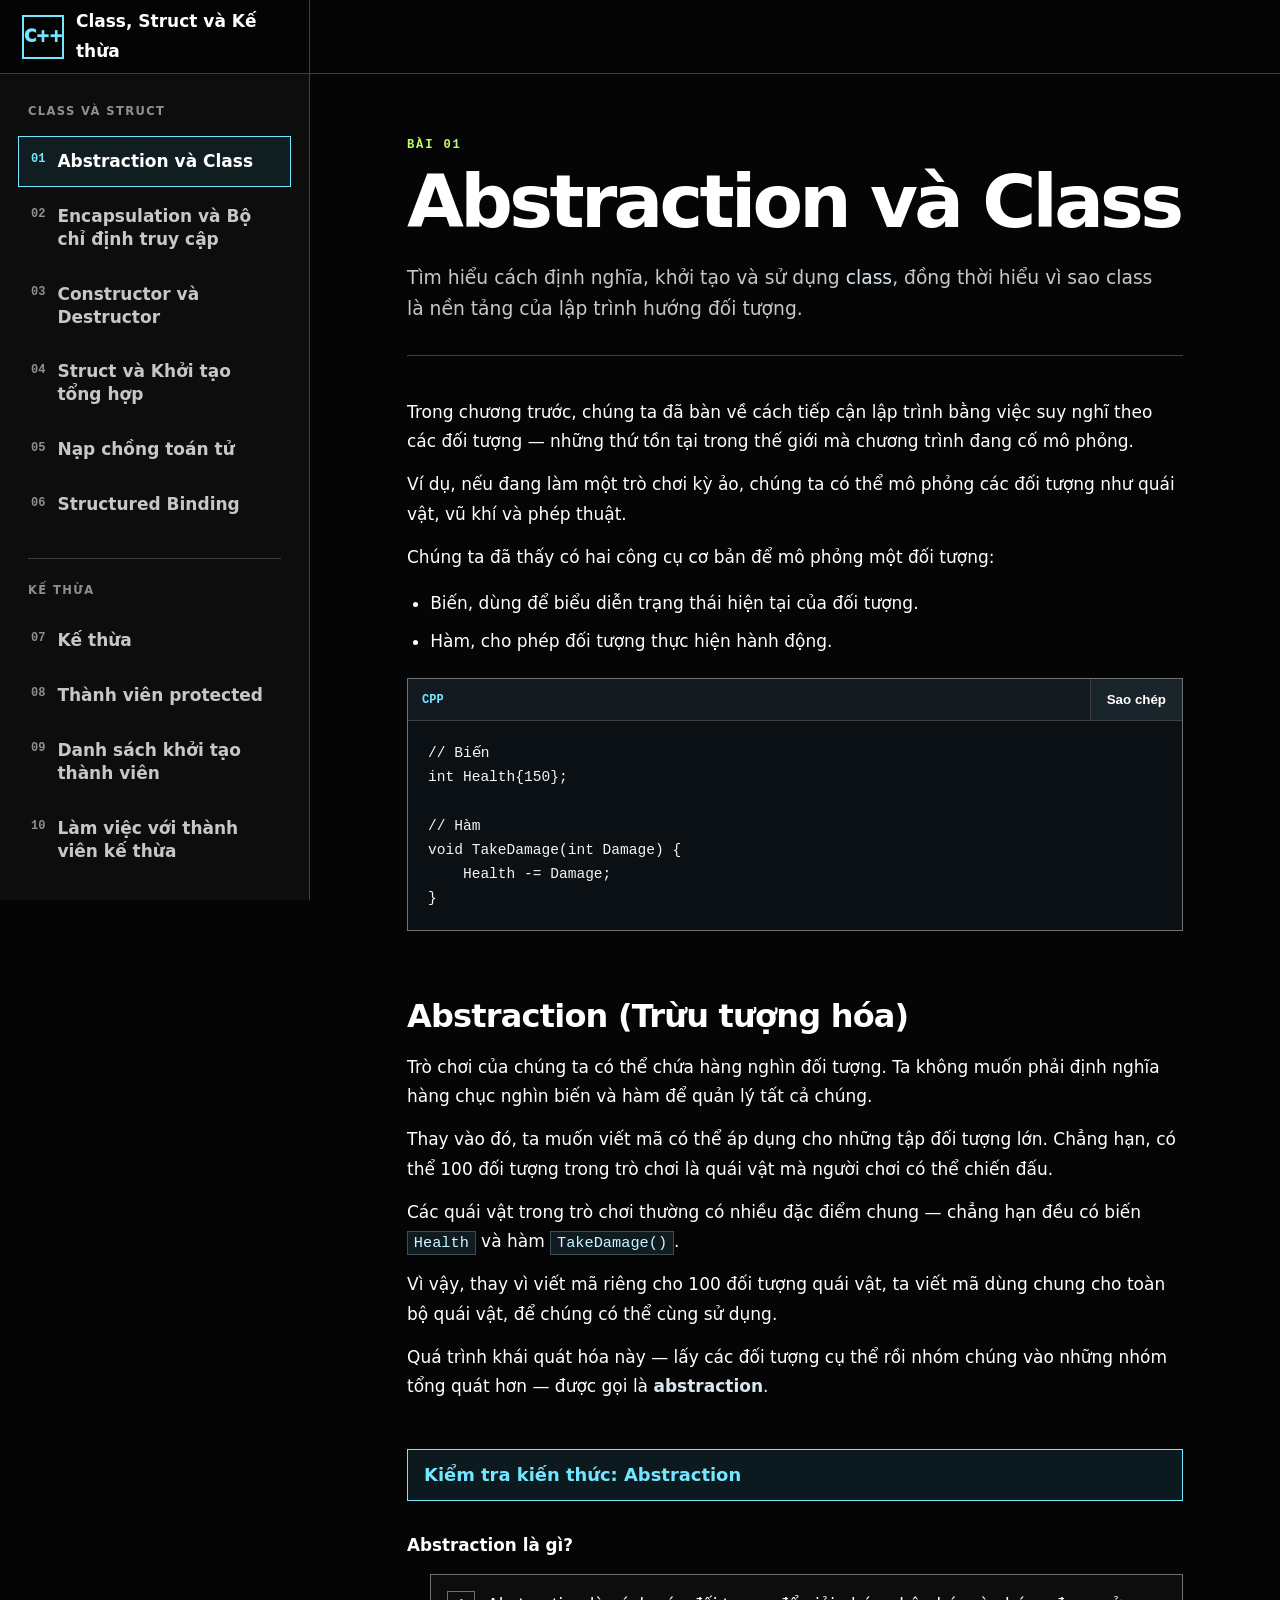
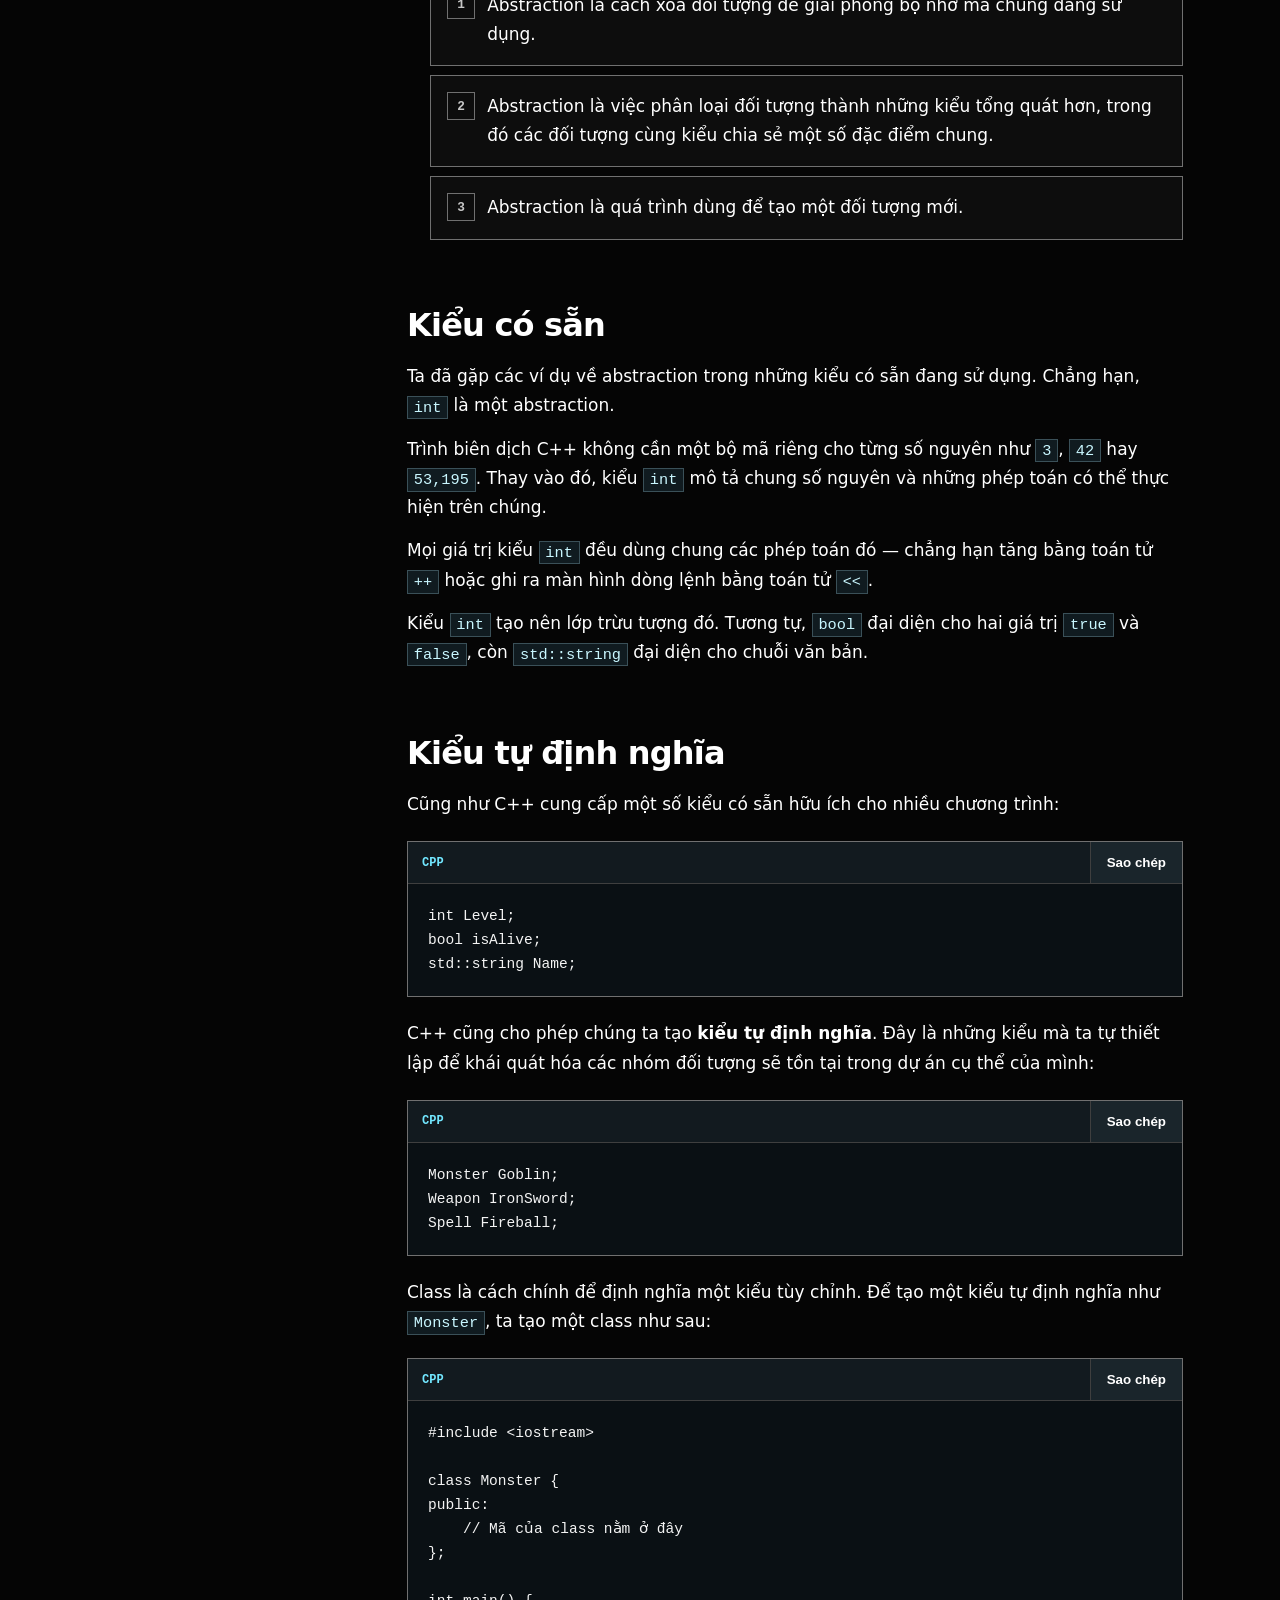
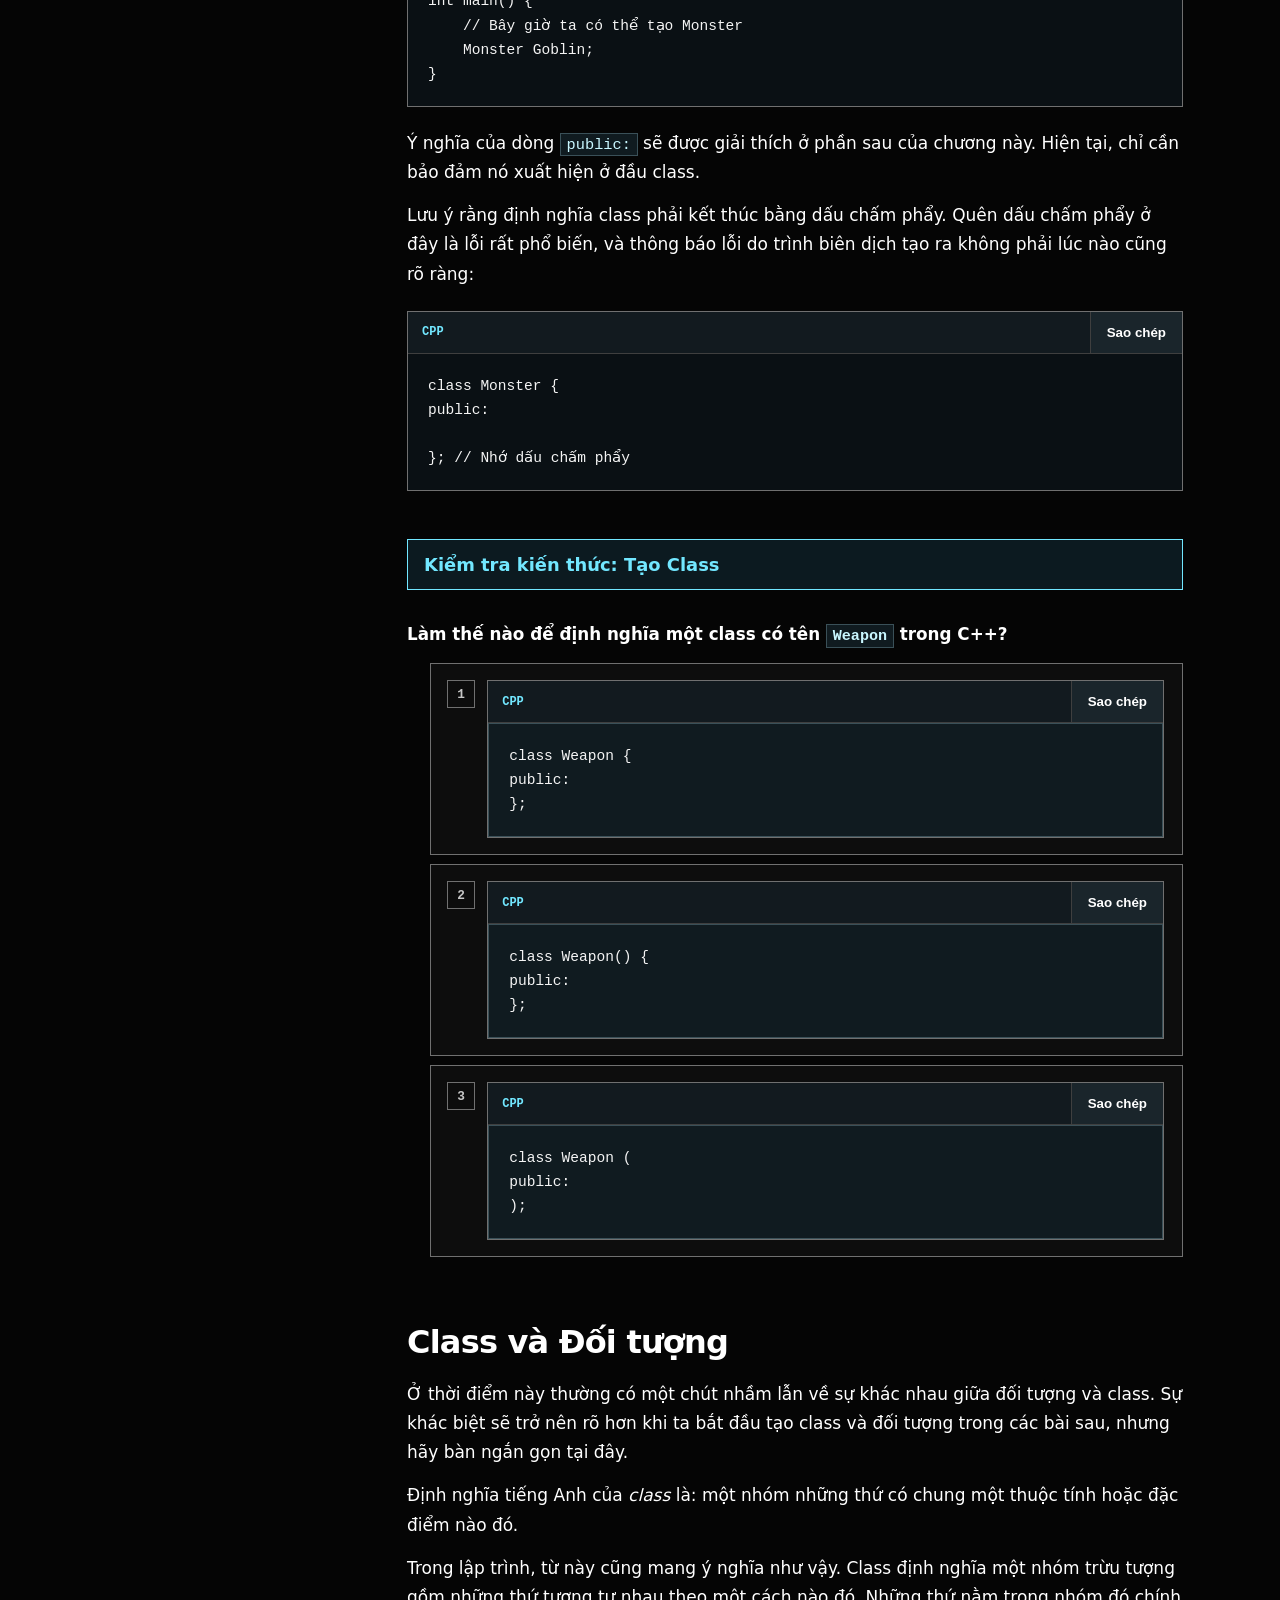
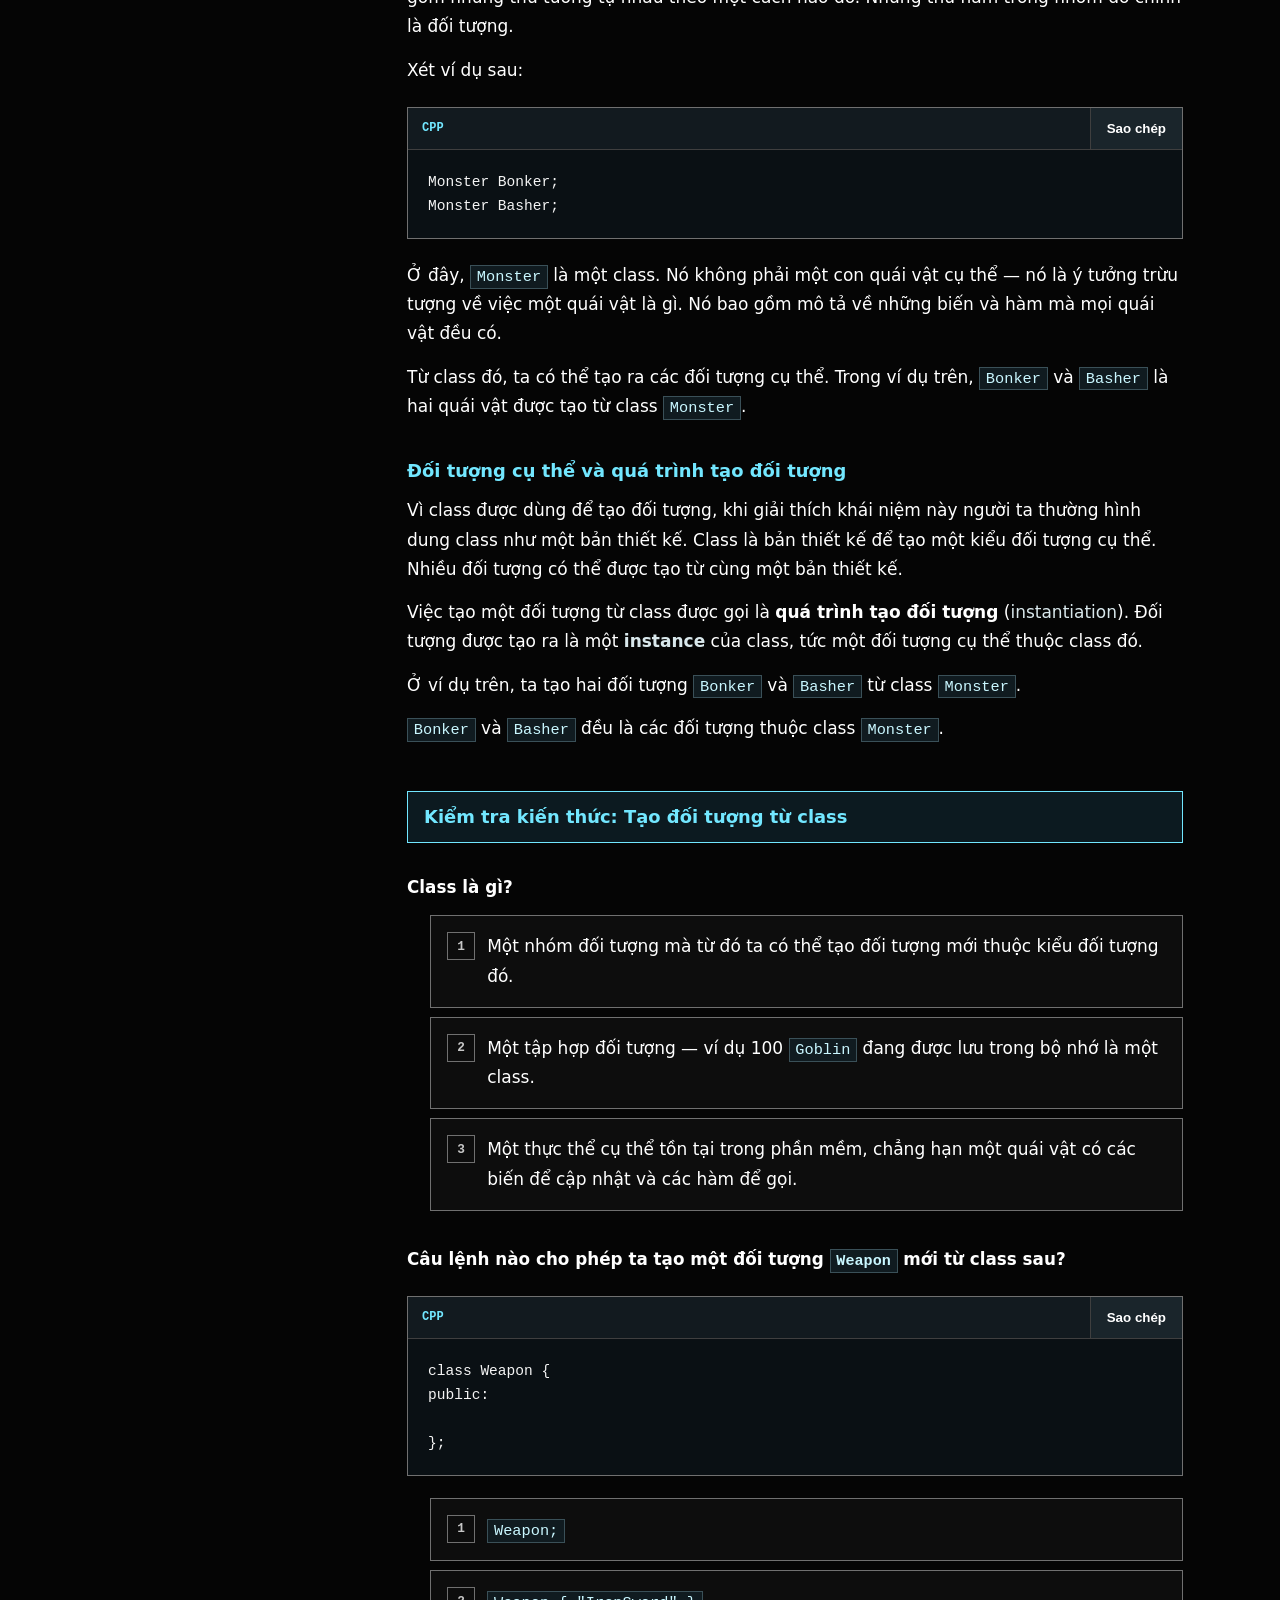
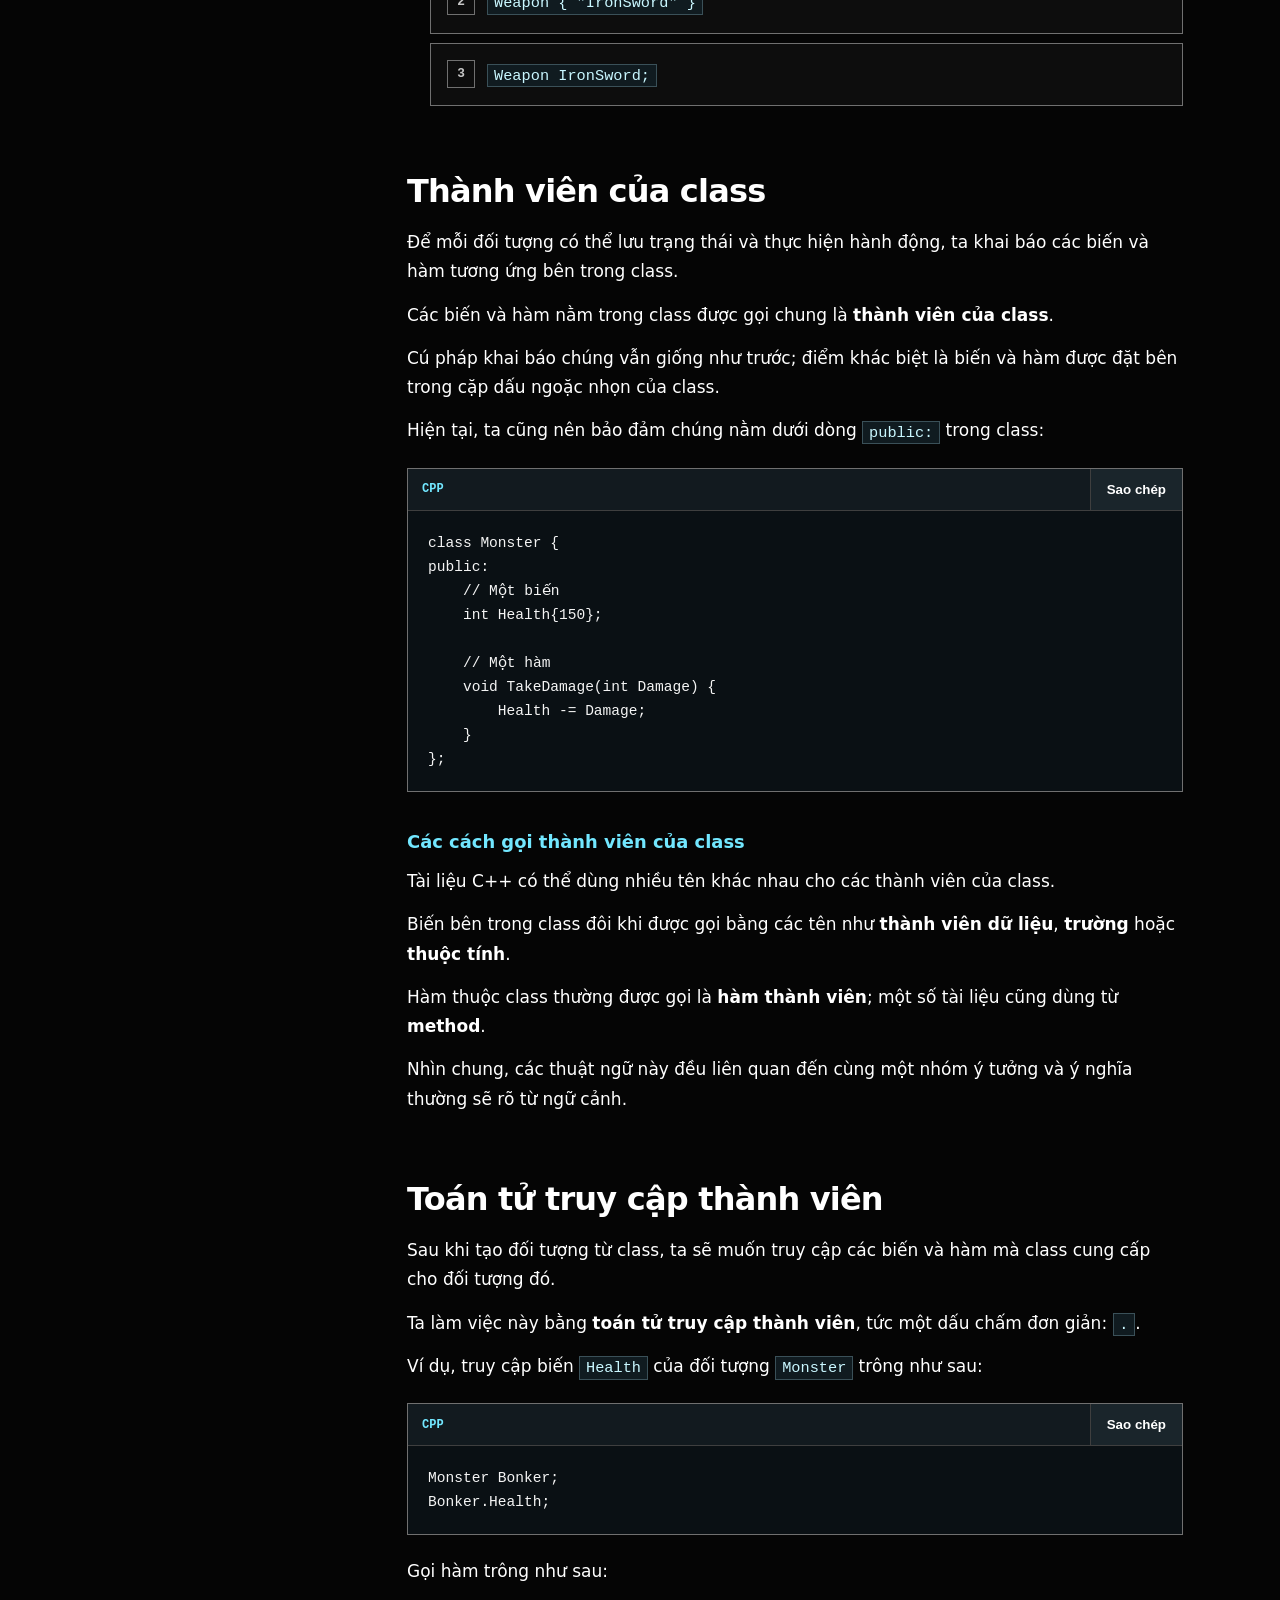
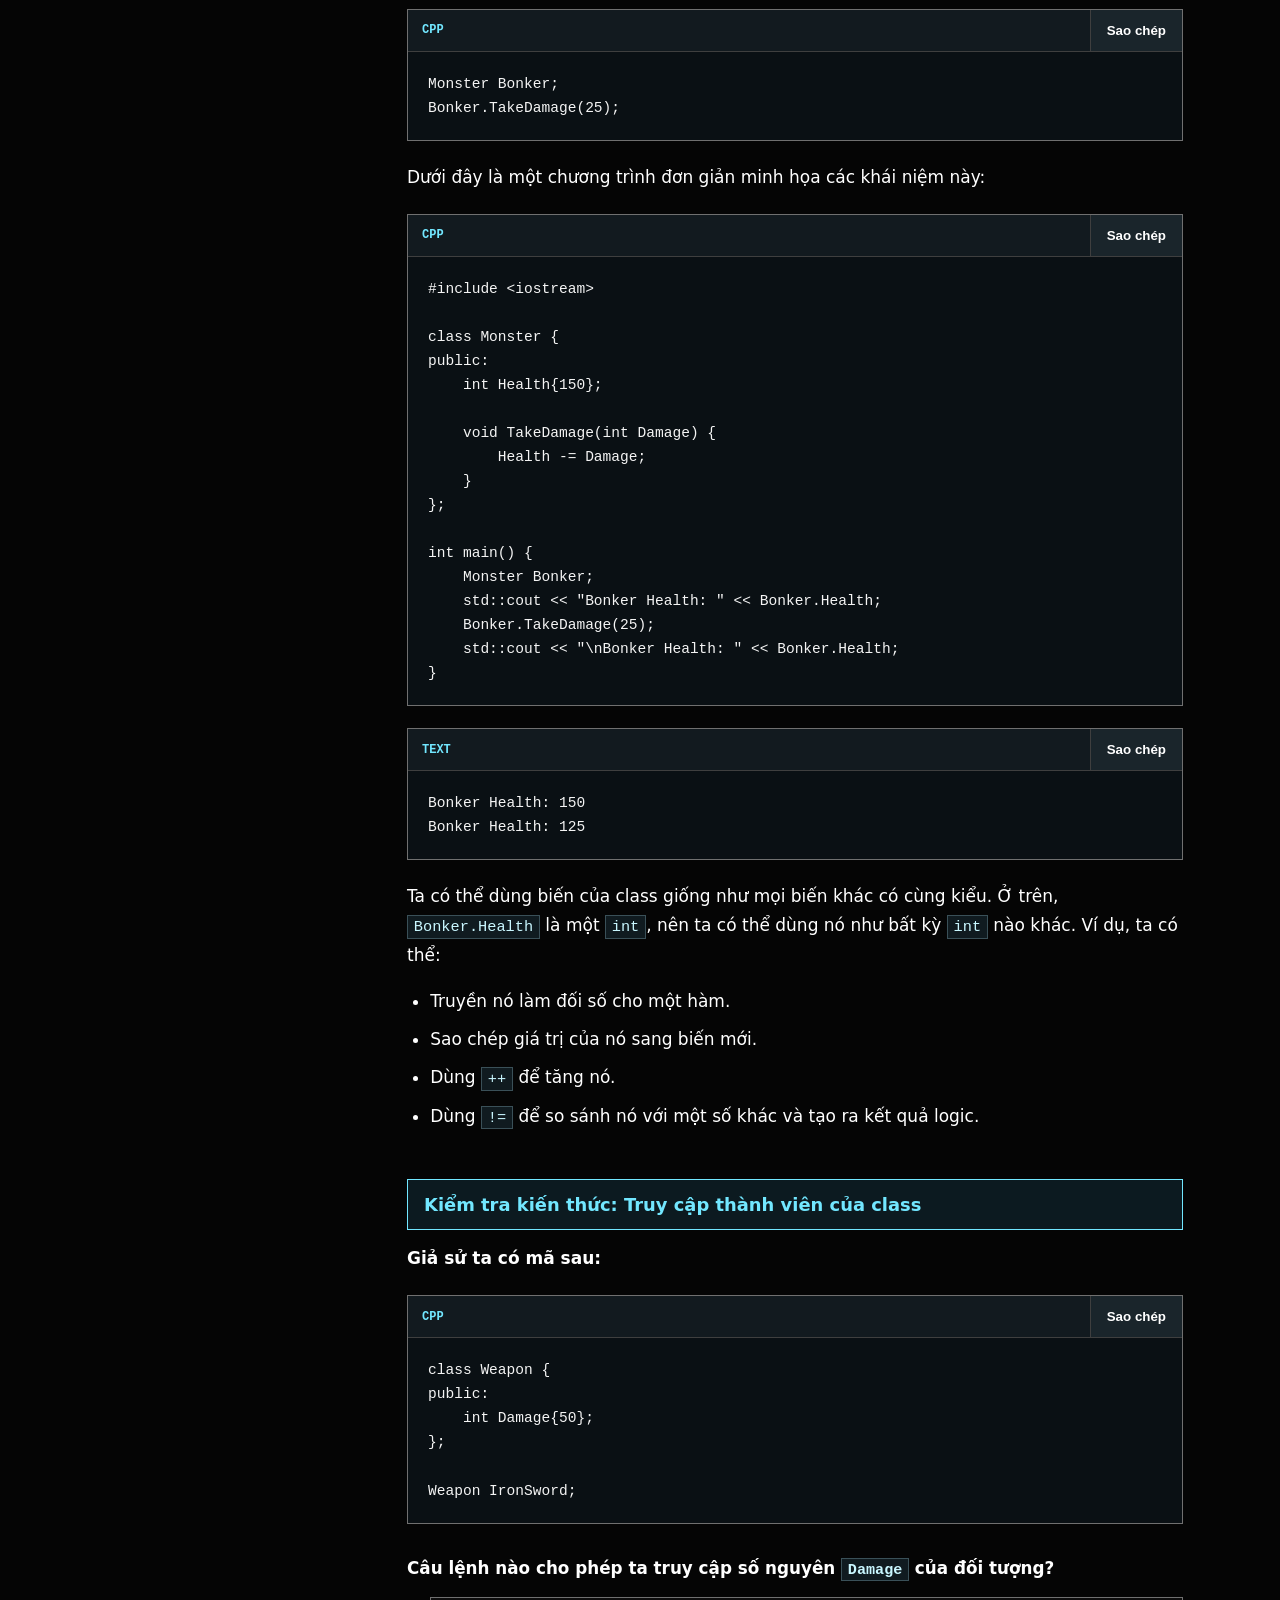
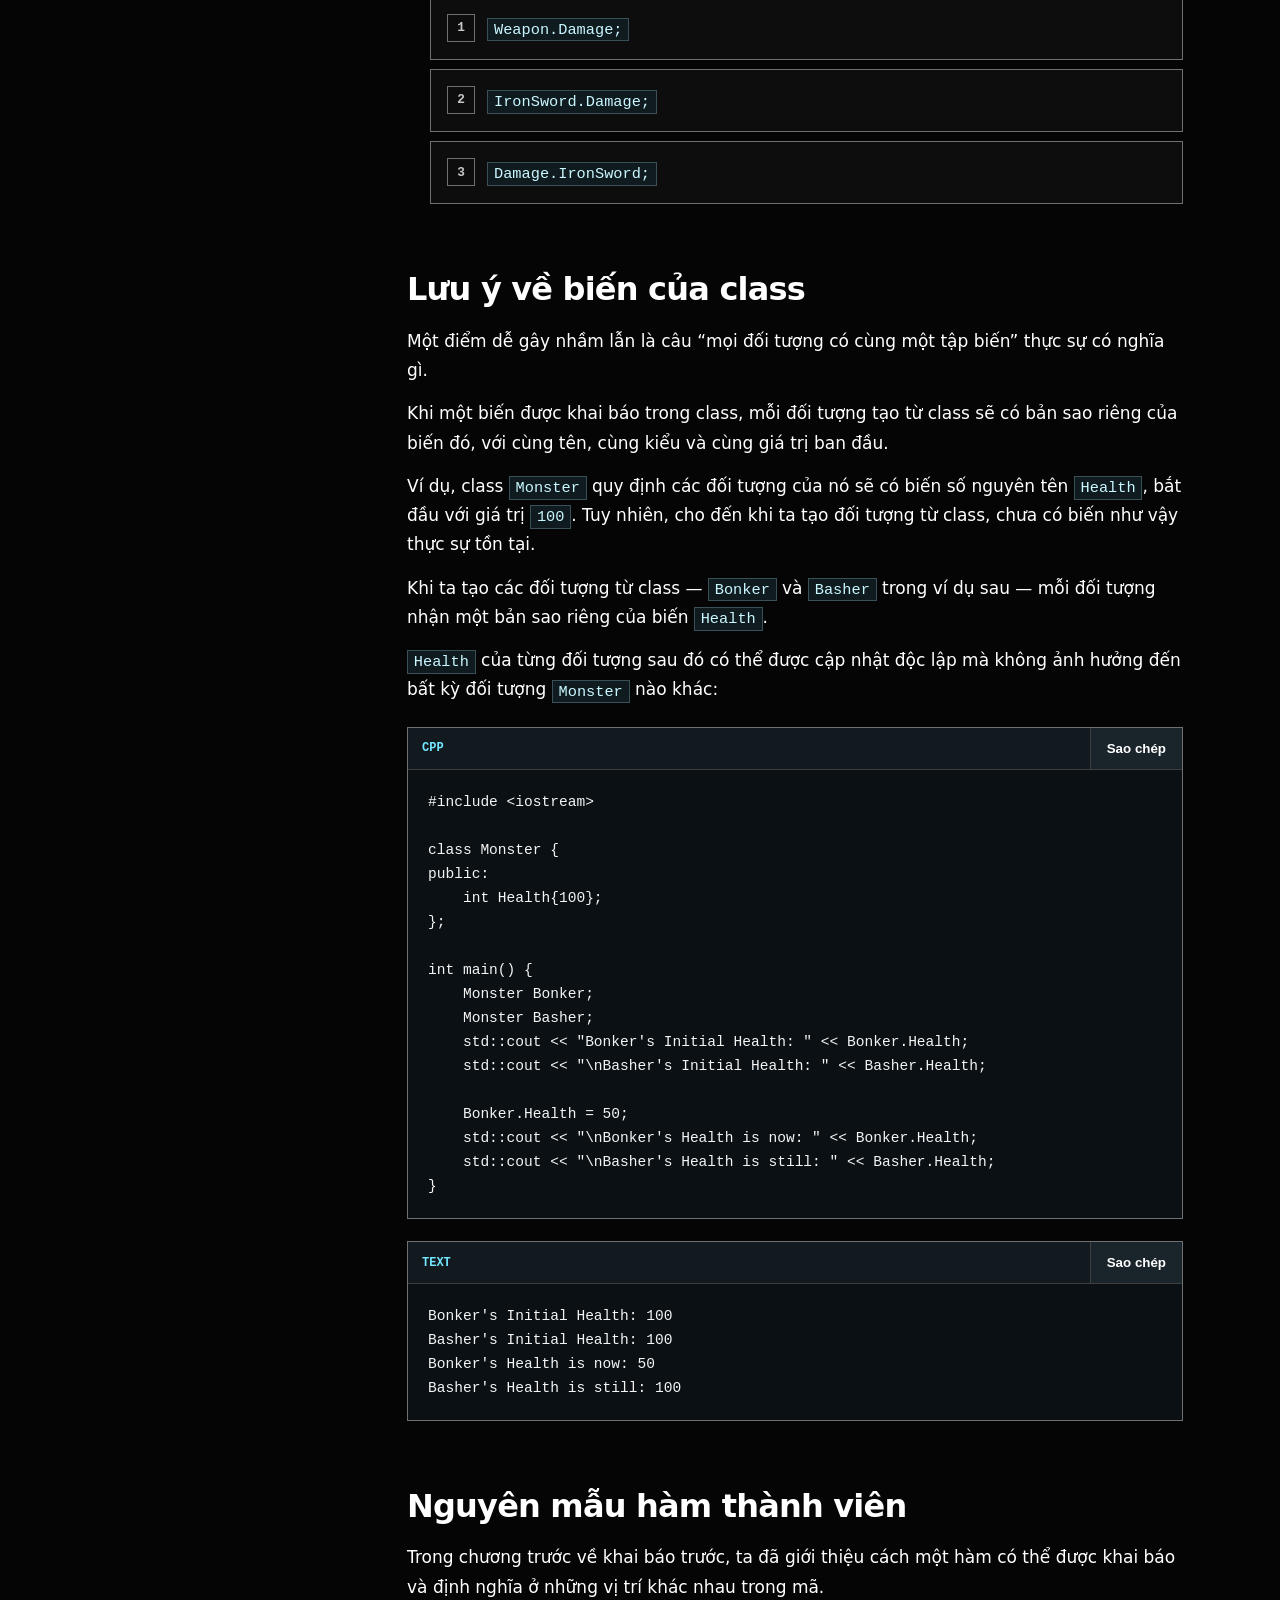
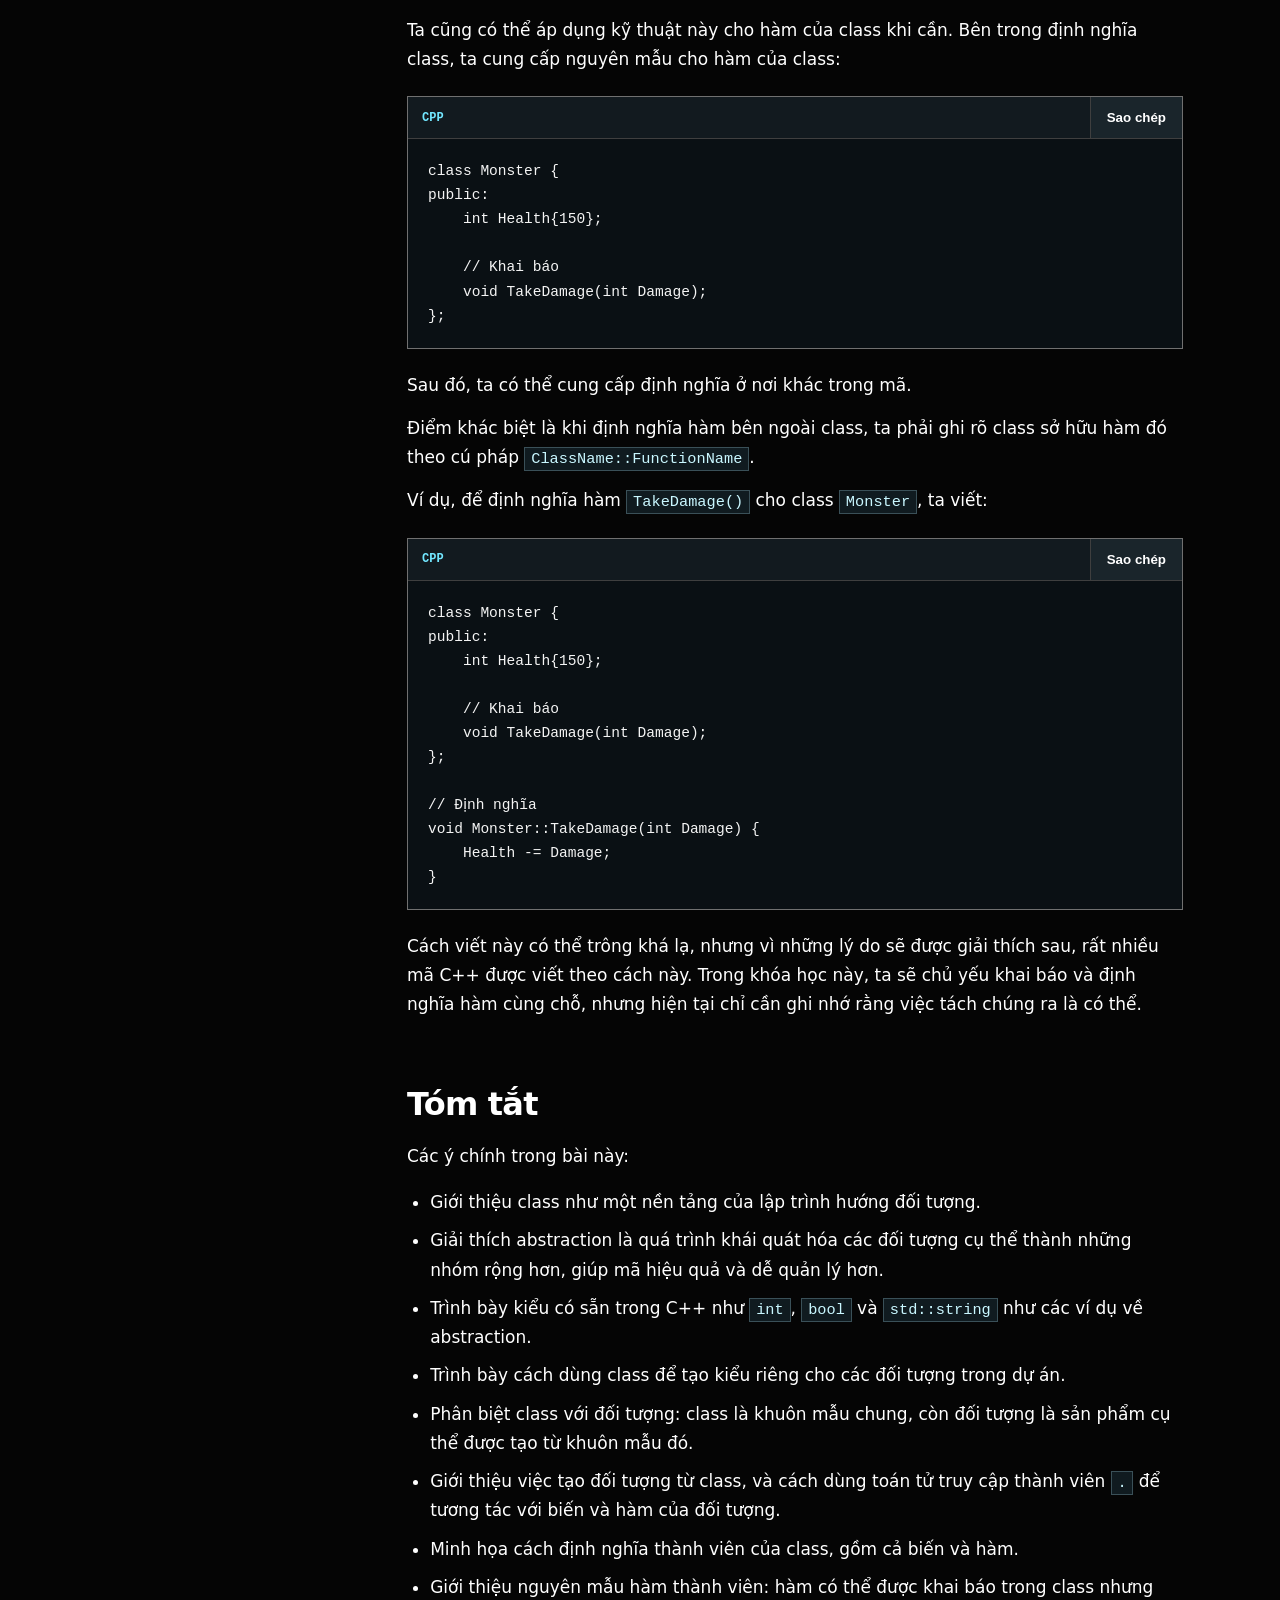
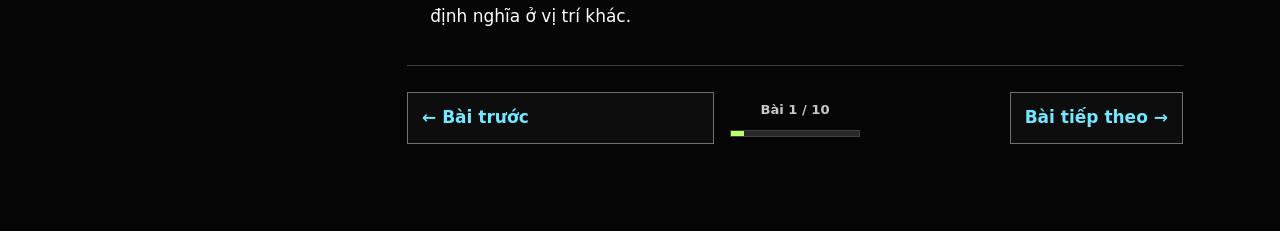
<file: index.html>
﻿<!doctype html>
<html lang="vi">
<head>
  <meta charset="utf-8">
  <meta name="viewport" content="width=device-width, initial-scale=1">
  <meta name="color-scheme" content="dark">
  <meta name="theme-color" content="#050505">
  <meta name="description" content="Khóa học C++ tiếng Việt đầy đủ về class, struct và kế thừa.">
  <title>C++: Class, Struct và Kế thừa</title>
  <link rel="stylesheet" href="styles.css">
  <link rel="stylesheet" href="extra.css">
  <link rel="stylesheet" href="quiz.css">
  <link rel="stylesheet" href="polish.css">
</head>
<body>
  <a class="skip-link" href="#lesson-content">Đi thẳng đến nội dung</a>
  <header class="topbar">
    <button class="menu-button" type="button" aria-label="Mở danh sách bài học" aria-expanded="false" aria-controls="sidebar">☰</button>
    <div class="brand"><span class="brand-mark" aria-hidden="true">C++</span><div><strong>Class, Struct và Kế thừa</strong></div></div>
  </header>
  <div class="layout">
    <aside id="sidebar" class="sidebar" aria-label="Danh sách bài học">
      <nav>
        <p class="nav-kicker">CLASS VÀ STRUCT</p>
        <a class="lesson-link active" href="#abstraction-and-class" data-lesson="abstraction-and-class"><span>01</span> Abstraction và Class</a>
        <a class="lesson-link" href="#encapsulation-and-access-specifier" data-lesson="encapsulation-and-access-specifier"><span>02</span> Encapsulation và Bộ chỉ định truy cập</a>
        <a class="lesson-link" href="#constructor-and-destructor" data-lesson="constructor-and-destructor"><span>03</span> Constructor và Destructor</a>
        <a class="lesson-link" href="#struct-and-aggregate-initialization" data-lesson="struct-and-aggregate-initialization"><span>04</span> Struct và Khởi tạo tổng hợp</a>
        <a class="lesson-link" href="#operator-overloading" data-lesson="operator-overloading"><span>05</span> Nạp chồng toán tử</a>
        <a class="lesson-link" href="#structured-binding" data-lesson="structured-binding"><span>06</span> Structured Binding</a>
        <p class="nav-kicker nav-group">KẾ THỪA</p>
        <a class="lesson-link" href="#inheritance" data-lesson="inheritance"><span>07</span> Kế thừa</a>
        <a class="lesson-link" href="#protected-member" data-lesson="protected-member"><span>08</span> Thành viên protected</a>
        <a class="lesson-link" href="#member-initializer-list" data-lesson="member-initializer-list"><span>09</span> Danh sách khởi tạo thành viên</a>
        <a class="lesson-link" href="#working-with-inherited-member" data-lesson="working-with-inherited-member"><span>10</span> Làm việc với thành viên kế thừa</a>
      </nav>
    </aside>
    <main id="lesson-content" class="content" tabindex="-1">
      <div id="lesson-slot" class="lesson-slot" aria-live="polite"><p class="loading-message">Đang tải bài học…</p></div>
      <nav class="lesson-nav" aria-label="Điều hướng bài học">
        <a id="previous-lesson" href="#" hidden>← Bài trước</a>
        <div class="lesson-progress"><span id="progress-label">Bài 1 / 10</span><div class="progress-track" aria-hidden="true"><div id="progress-bar" class="progress-bar"></div></div></div>
        <a id="next-lesson" href="#">Bài tiếp theo →</a>
      </nav>
    </main>
  </div>
  <div id="tooltip" class="tooltip" role="tooltip" aria-hidden="true"></div>
  <div id="overlay" class="overlay" hidden></div>
  <script src="polish.js"></script>
  <script src="app.js"></script>
  <script src="quiz.js"></script>
</body>
</html>
</file>
<file: styles.css>
:root{color-scheme:dark;--bg:#050505;--surface:#0d0d0d;--surface-2:#151515;--text:#fff;--muted:#c7c7c7;--faint:#8f8f8f;--border:#3f3f3f;--border-strong:#707070;--accent:#72e7ff;--accent-2:#bcff67;--warning:#ffd86b;--code:#0a1014;--focus:#fff;--sidebar-width:310px;font-family:Inter,ui-sans-serif,system-ui,-apple-system,BlinkMacSystemFont,"Segoe UI",sans-serif}*{box-sizing:border-box}html{scroll-behavior:smooth}body{margin:0;min-width:320px;background:var(--bg);color:var(--text);line-height:1.72;font-size:17px}a{color:var(--accent)}a:hover{color:#c8f7ff}button,a,[tabindex]{-webkit-tap-highlight-color:transparent}:focus-visible{outline:3px solid var(--focus);outline-offset:3px}.skip-link{position:fixed;top:8px;left:8px;z-index:1000;transform:translateY(-160%);padding:10px 14px;background:var(--text);color:#000;font-weight:800;border-radius:6px}.skip-link:focus{transform:none}.topbar{position:fixed;inset:0 0 auto 0;z-index:50;height:74px;display:grid;grid-template-columns:var(--sidebar-width) 1fr;align-items:center;border-bottom:1px solid var(--border);background:rgba(5,5,5,.96);-webkit-backdrop-filter:blur(16px);backdrop-filter:blur(16px)}.brand{height:100%;display:flex;gap:12px;align-items:center;padding:0 22px;border-right:1px solid var(--border)}.brand-mark{display:grid;place-items:center;width:44px;height:44px;border:2px solid var(--accent);color:var(--accent);font-weight:950;letter-spacing:-1px}.brand strong{line-height:1.15}.menu-button{display:none;border:1px solid var(--border-strong);background:var(--surface);color:var(--text);font-size:1.35rem;width:44px;height:44px}.layout{display:grid;grid-template-columns:var(--sidebar-width) minmax(0,1fr);padding-top:74px;min-height:100vh}.sidebar{position:fixed;top:74px;bottom:0;width:var(--sidebar-width);overflow-y:auto;padding:28px 18px;border-right:1px solid var(--border);background:var(--surface)}.nav-kicker{margin:0 10px 14px;color:var(--faint);font-size:.72rem;font-weight:900;letter-spacing:.12em}.nav-group{margin-top:28px;padding-top:22px;border-top:1px solid var(--border)}.lesson-link{display:flex;gap:12px;align-items:center;margin:4px 0;padding:13px 12px;color:var(--muted);text-decoration:none;border:1px solid transparent;font-weight:750;line-height:1.35}.lesson-link span{color:var(--faint);font:800 .75rem ui-monospace,SFMono-Regular,Consolas,monospace}.lesson-link:hover{background:var(--surface-2);color:var(--text);border-color:var(--border)}.lesson-link.active{background:#101d21;color:var(--text);border-color:var(--accent)}.lesson-link.active span{color:var(--accent)}.content{grid-column:2;width:min(100%,920px);padding:64px 72px 90px;margin:0 auto}.lesson[hidden]{display:none}.lesson-header{padding-bottom:30px;border-bottom:1px solid var(--border);margin-bottom:42px}.lesson-number{margin:0 0 12px;color:var(--accent-2);font:900 .76rem ui-monospace,SFMono-Regular,Consolas,monospace;letter-spacing:.15em}h1{margin:0;font-size:clamp(2.3rem,6vw,4.6rem);line-height:1.02;letter-spacing:-.05em;text-wrap:balance}.lead{max-width:760px;margin:24px 0 0;color:var(--muted);font-size:1.17rem;line-height:1.65}section{margin:48px 0;scroll-margin-top:100px}h2{margin:0 0 18px;font-size:clamp(1.45rem,3vw,2rem);line-height:1.2;letter-spacing:-.025em}h3{margin:0 0 12px;font-size:1rem;color:var(--accent)}p{margin:14px 0}code{font-family:"Cascadia Code","JetBrains Mono",Consolas,monospace}p code,li code,td code,th code{padding:.12em .38em;border:1px solid #3a5058;background:#101b20;color:#c9f7ff;font-size:.9em}.term{color:var(--text);border-bottom:2px dotted var(--accent);cursor:help;font-weight:750}.term:hover,.term:focus{color:var(--accent)}.tooltip{position:fixed;z-index:100;width:min(330px,calc(100vw - 24px));padding:12px 14px;border:2px solid var(--accent);background:#000;color:#fff;box-shadow:8px 8px 0 rgba(114,231,255,.16);font-size:.9rem;line-height:1.48;pointer-events:none;opacity:0;transform:translateY(5px);transition:opacity .1s ease,transform .1s ease}.tooltip.visible{opacity:1;transform:none}.concept-grid{display:grid;grid-template-columns:repeat(2,minmax(0,1fr));gap:12px;margin:22px 0}.concept-card{padding:18px;border:1px solid var(--border-strong);background:var(--surface)}.concept-card strong,.concept-card span{display:block}.concept-card strong{color:var(--accent);font:900 .85rem ui-monospace,SFMono-Regular,Consolas,monospace;text-transform:uppercase}.concept-card span{margin-top:7px;color:var(--muted)}.code-block{margin:22px 0;border:1px solid var(--border-strong);background:var(--code);overflow:hidden}.code-toolbar{display:flex;justify-content:space-between;align-items:center;min-height:42px;padding-left:14px;border-bottom:1px solid var(--border);background:#121a1f;color:var(--accent);font:800 .75rem ui-monospace,SFMono-Regular,Consolas,monospace;text-transform:uppercase}.copy-button{align-self:stretch;padding:0 16px;border:0;border-left:1px solid var(--border);background:#1a252b;color:#fff;font-weight:800;cursor:pointer}.copy-button:hover{background:var(--accent);color:#001014}pre{margin:0;overflow-x:auto}pre code{display:block;padding:20px;color:#f4f4f4;font-size:.91rem;line-height:1.65;tab-size:4}.key-list{padding:0;margin:20px 0;list-style:none}.key-list li{position:relative;margin:10px 0;padding:10px 12px 10px 38px;border-left:2px solid var(--border-strong);background:#0b0b0b}.key-list li:before{content:"→";position:absolute;left:12px;color:var(--accent-2);font-weight:900}.warning{margin:24px 0;padding:16px 18px;border:2px solid var(--warning);background:#1b1709}.warning strong{color:var(--warning)}.warning p{color:#f5eccb}.compare{display:grid;grid-template-columns:repeat(2,minmax(0,1fr));gap:14px;margin:22px 0}.compare>div{min-width:0;padding:18px;border:1px solid var(--border-strong);background:var(--surface)}.compare pre{background:var(--code);border:1px solid var(--border)}.compare pre code{font-size:.83rem}.table-wrap{overflow-x:auto;margin:22px 0;border:1px solid var(--border-strong)}table{width:100%;border-collapse:collapse;min-width:600px}th,td{padding:15px;border-bottom:1px solid var(--border);border-right:1px solid var(--border);text-align:left}thead th{background:#152027;color:var(--accent)}tbody th{color:#fff;background:#101010}tbody td{color:var(--muted)}.takeaway{margin:58px 0 26px;padding:24px;border:2px solid var(--accent-2);background:#10190a}.takeaway strong{color:var(--accent-2);font-size:1.05rem;text-transform:uppercase;letter-spacing:.08em}.takeaway p{margin-bottom:0}.lesson-nav{display:grid;grid-template-columns:1fr auto 1fr;align-items:center;gap:16px;margin-top:34px;padding-top:26px;border-top:1px solid var(--border)}.lesson-nav>a{display:inline-flex;align-items:center;min-height:48px;padding:10px 14px;border:1px solid var(--border-strong);background:var(--surface);text-decoration:none;font-weight:800}.lesson-nav>a:last-child{justify-self:end}.lesson-nav>a:hover{border-color:var(--accent);background:#102027}.lesson-progress{display:grid;justify-items:center;gap:8px;color:var(--muted);font-size:.82rem;font-weight:800;white-space:nowrap}.progress-track{width:130px;height:7px;background:#282828;border:1px solid var(--border)}.progress-bar{height:100%;width:10%;background:var(--accent-2);transition:width .18s ease}.overlay{position:fixed;inset:74px 0 0;z-index:39;background:rgba(0,0,0,.72)}@media(max-width:900px){.topbar{grid-template-columns:auto 1fr;padding:0 14px}.brand{border-right:0;padding:0 10px}.brand-mark{width:38px;height:38px}.menu-button{display:grid;place-items:center}.layout{display:block}.sidebar{z-index:40;transform:translateX(-105%);transition:transform .17s ease;box-shadow:10px 0 30px rgba(0,0,0,.4)}.sidebar.open{transform:translateX(0)}.content{width:100%;padding:48px 24px 72px}}@media(max-width:620px){body{font-size:16px}.topbar{height:66px}.layout{padding-top:66px}.sidebar{top:66px;width:min(88vw,330px)}.overlay{inset:66px 0 0}.brand strong{font-size:.92rem}.content{padding:38px 18px 58px}h1{font-size:clamp(2.15rem,13vw,3.4rem)}.lead{font-size:1.04rem}.concept-grid,.compare{grid-template-columns:1fr}.lesson-nav{grid-template-columns:1fr 1fr}.lesson-progress{grid-column:1/-1;grid-row:1}.lesson-nav>a{grid-row:2}.progress-track{width:min(220px,60vw)}}
</file>
<file: extra.css>
.lesson-slot{min-height:60vh}.loading-message{padding:80px 0;color:var(--muted);text-align:center}.load-error{margin:40px 0;padding:20px;border:2px solid #ff9a9a;background:#1d0d0d}.load-error strong{color:#ff9a9a}.lesson h2{margin:58px 0 18px;padding-top:8px;scroll-margin-top:100px}.lesson h3{margin:38px 0 14px;font-size:1.12rem;line-height:1.3}.lesson ul,.lesson ol{padding-left:1.45rem}.lesson li{margin:9px 0}.lesson blockquote{margin:24px 0;padding:16px 20px;border-left:3px solid var(--accent);background:#0c171c;color:var(--muted)}.quiz-heading{margin-top:48px!important;padding:13px 16px;border:1px solid var(--accent);background:#0c1a20;color:var(--accent)}.quiz-heading+p{font-weight:750}.lesson ol>li::marker{color:var(--accent-2);font-weight:850}.lesson-figure{margin:28px 0;overflow:hidden;border:1px solid var(--border-strong);background:var(--code)}.lesson-figure img{display:block;width:100%;height:auto}.lesson-figure figcaption{padding:12px 16px;border-top:1px solid var(--border);color:var(--muted);font-size:.9rem}.takeaway{display:block}.takeaway>strong{display:block;margin-bottom:12px}.takeaway ul{margin-bottom:0}.lesson pre{-webkit-overflow-scrolling:touch}.lesson pre code{min-width:max-content}.lesson-link{align-items:flex-start}.lesson-link span{margin-top:.2em;flex:0 0 auto}@media(max-width:620px){.lesson pre code{font-size:.84rem}}@media(prefers-reduced-motion:reduce){html{scroll-behavior:auto}*,*::before,*::after{transition-duration:.01ms!important}}
</file>
<file: quiz.css>
.quiz-question{margin:30px 0 14px;font-size:1.05rem}.quiz-options{list-style:none;padding:0;margin:0 0 34px;counter-reset:quiz}.quiz-option{counter-increment:quiz;margin:12px 0;border:1px solid var(--border-strong);background:var(--surface);overflow:hidden}.quiz-choice{position:relative;display:block;padding:16px 18px 16px 56px;cursor:pointer;transition:background .15s ease,border-color .15s ease}.quiz-choice::before{content:counter(quiz);position:absolute;left:16px;top:16px;display:grid;place-items:center;width:26px;height:26px;border:1px solid var(--border-strong);font:800 .8rem ui-monospace,SFMono-Regular,Consolas,monospace;color:var(--muted)}.quiz-choice:hover{background:var(--surface-2)}.quiz-choice>p{margin:0}.quiz-choice .code-block{margin:0}.quiz-option.selected{border-color:var(--accent)}.quiz-option.correct{border-color:var(--accent-2)}.quiz-option.wrong{border-color:#ff8c8c}.quiz-option.correct .quiz-choice::before{content:'✓';border-color:var(--accent-2);color:var(--accent-2)}.quiz-option.wrong .quiz-choice::before{content:'×';border-color:#ff8c8c;color:#ff8c8c}.quiz-feedback{padding:15px 18px;border-top:1px solid var(--border);background:#090909;color:var(--muted)}.quiz-option.correct .quiz-feedback{background:#10190a;color:#e7f6d7}.quiz-option.wrong .quiz-feedback{background:#1b0d0d;color:#f7dada}.quiz-feedback p:first-child{margin-top:0}.quiz-feedback p:last-child{margin-bottom:0}.quiz-feedback[hidden]{display:none}.quiz-choice:focus-visible{outline:3px solid var(--focus);outline-offset:-3px}@media(max-width:620px){.quiz-choice{padding:14px 14px 14px 50px}.quiz-choice::before{left:13px;top:14px}.quiz-feedback{padding:14px}}
</file>
<file: polish.css>
/* Final readability pass: emphasis should guide the reader, not compete with the text. */
.lesson p strong,
.lesson li strong {
  color: inherit;
  font-weight: 620;
}

.term {
  border: 0;
  color: #d9e8ec;
  font-weight: inherit;
  text-decoration: none;
  cursor: help;
  transition: color 0.15s ease, background-color 0.15s ease;
}

.term:hover,
.term:focus-visible {
  color: var(--accent);
  background: rgba(114, 231, 255, 0.08);
  outline: none;
}

.takeaway {
  padding: 26px 30px;
}

.takeaway > strong {
  font-weight: 800;
}

.takeaway p,
.takeaway li {
  color: #edf4e8;
}

.takeaway li {
  margin: 12px 0;
}

.takeaway li strong,
.takeaway p strong {
  font-weight: inherit;
}

@media (max-width: 620px) {
  .takeaway {
    padding: 20px;
  }
}
</file>
